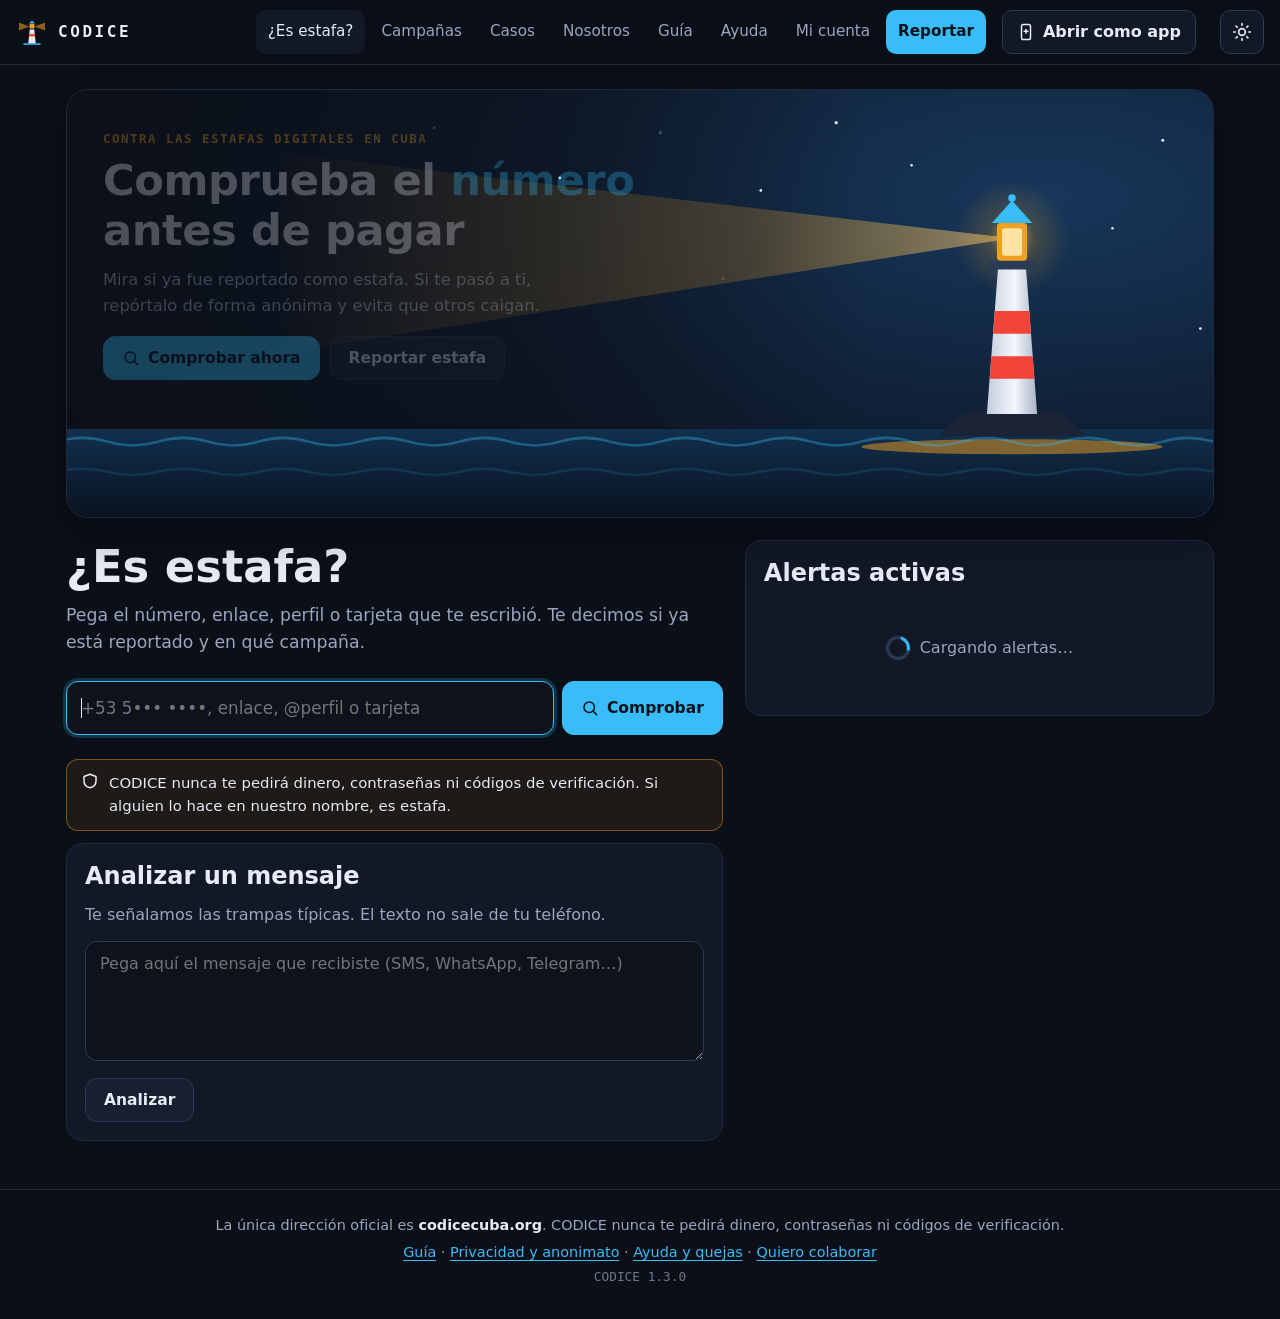
<file: index.html>
<!doctype html>
<html lang="es">
<head>
<meta charset="utf-8">
<meta name="viewport" content="width=device-width, initial-scale=1, viewport-fit=cover">
<meta http-equiv="Content-Security-Policy" content="default-src 'self'; script-src 'self'; style-src 'self'; img-src 'self' data: blob: https://*.ts.net; media-src 'self' blob: https://*.ts.net; connect-src 'self' https://*.ts.net; font-src 'self'; object-src 'none'; base-uri 'none'; form-action 'none'; manifest-src 'self'">
<meta name="referrer" content="no-referrer">
<title>CODICE · ¿Es estafa?</title>
<meta name="description" content="Comprueba si un número, enlace, perfil o tarjeta está reportado como estafa en Cuba. Reporta de forma anónima y ayuda a otros.">
<meta name="theme-color" content="#0B0F17">
<link rel="icon" href="img/favicon.svg" type="image/svg+xml">
<link rel="icon" href="img/favicon-32.png" sizes="32x32" type="image/png">
<link rel="icon" href="img/favicon-16.png" sizes="16x16" type="image/png">
<link rel="apple-touch-icon" href="img/apple-touch-icon.png">
<link rel="manifest" href="manifest.webmanifest">
<meta name="mobile-web-app-capable" content="yes">
<meta name="apple-mobile-web-app-capable" content="yes">
<meta name="apple-mobile-web-app-title" content="CODICE">
<meta name="apple-mobile-web-app-status-bar-style" content="black-translucent">
<meta property="og:type" content="website">
<meta property="og:site_name" content="CODICE">
<meta property="og:title" content="CODICE · ¿Es estafa? Compruébalo antes de pagar">
<meta property="og:description" content="Comprueba números, enlaces y tarjetas reportados como estafa en Cuba. Reporta de forma anónima.">
<meta property="og:image" content="https://codicecuba.org/img/og.png">
<meta property="og:url" content="https://codicecuba.org/">
<meta name="twitter:card" content="summary_large_image">
<link rel="stylesheet" href="css/codice.css?v=2026-11-28.1">
<script src="js/tema.js?v=2026-11-28.1"></script>
<script src="config.js?v=2026-11-28.1"></script>
<script type="module" src="js/app.js?v=2026-11-28.1"></script>
</head>
<body>
<a class="saltar" href="#principal">Saltar al contenido</a>
<div id="franja" hidden></div>
<header class="cabecera">
  <a class="marca" href="#/" aria-label="CODICE, inicio">
    <img src="img/logo.svg" alt="" width="32" height="32"><span>CODICE</span>
  </a>
  <nav id="menu" class="menu" aria-label="Principal"></nav>
  <button id="boton-app" class="boton-app" type="button" hidden aria-label="Abrir CODICE como app" title="Abrir CODICE como app"><svg class="icono" width="18" height="18" viewBox="0 0 24 24" fill="none" stroke="currentColor" stroke-width="2" stroke-linecap="round" stroke-linejoin="round" aria-hidden="true"><rect x="6" y="2" width="12" height="20" rx="2.5"/><path d="M12 8.5v5"/><path d="M9.5 11h5"/></svg><span class="texto-app">Abrir como app</span></button>
  <button id="boton-tema" class="boton-tema" type="button" aria-label="Cambiar a modo claro" title="Cambiar a modo claro">
    <svg class="ir-claro" width="20" height="20" viewBox="0 0 24 24" fill="none" stroke="currentColor" stroke-width="2" stroke-linecap="round" stroke-linejoin="round" aria-hidden="true"><circle cx="12" cy="12" r="4"/><path d="M12 2v2M12 20v2M4.9 4.9l1.4 1.4M17.7 17.7l1.4 1.4M2 12h2M20 12h2M4.9 19.1l1.4-1.4M17.7 6.3l1.4-1.4"/></svg>
    <svg class="ir-oscuro" width="20" height="20" viewBox="0 0 24 24" fill="none" stroke="currentColor" stroke-width="2" stroke-linecap="round" stroke-linejoin="round" aria-hidden="true"><path d="M21 12.8A9 9 0 1 1 11.2 3a7 7 0 0 0 9.8 9.8z"/></svg>
  </button>
  <button id="boton-menu" class="boton-menu" aria-label="Abrir menú" aria-expanded="false" aria-controls="menu">
    <svg width="22" height="22" viewBox="0 0 24 24" fill="none" stroke="currentColor" stroke-width="2" stroke-linecap="round" aria-hidden="true"><path d="M4 7h16M4 12h16M4 17h16"/></svg>
  </button>
</header>
<main id="principal" tabindex="-1"><noscript><p class="aviso">CODICE necesita JavaScript para funcionar.</p></noscript></main>
<footer class="pie">
  <p class="pie-oficial">La única dirección oficial es <strong>codicecuba.org</strong>. CODICE nunca te pedirá dinero, contraseñas ni códigos de verificación.</p>
  <p class="pie-enlaces"><a href="#/guia">Guía</a> · <a href="#/privacidad">Privacidad y anonimato</a> · <a href="#/ayuda">Ayuda y quejas</a> · <a href="#/colaborar">Quiero colaborar</a></p>
  <p class="pie-version">CODICE <span id="version">1.0.0</span></p>
</footer>
<div id="avisos-flotantes" class="toasts" aria-live="polite"></div>
<script src="js/abrir-app.js?v=2026-11-28.1"></script>
</body>
</html>
</file>
<file: css/codice.css>
/* CODICE · estilos. Oscuro y claro, que se lea bien y se adapte a cualquier pantalla */
/* modo oscuro (el de por defecto). Todos los colores salen de aqui, el claro solo cambia estas variables y ya */
:root {
  --fondo: #0B0F17; --capa: #121826; --capa2: #172033; --entrada: #0D121C; --borde: #1F2A3D; --borde2: #2B3A55;
  --texto: #E6EBF5; --suave: #9AA6BF; --tenue: #6B7790; --primario: #38BDF8; --primario2: #7DD3FC; --faro: #F0A020;
  --rojo: #F04438; --ambar: #F0A020; --verde: #3FB950; --azul: #38BDF8; --violeta: #A78BFA; --amarillo: #FDE68A;
  --rojo-texto: var(--rojo-texto); --ambar-texto: var(--ambar-texto); --verde-texto: var(--verde-texto); --atencion-texto: var(--atencion-texto);
  --sobre-primario: #04121C; --sobre-verde: #031105; --cabecera: rgba(11, 15, 23, .92); --velo: rgba(3, 6, 12, .72);
  --marco-movil: #1C2333; --grafo-texto: #C9D2E3; --grafo-neutro: #3B4A66; --grafo-vacio: #172033;
  --m-caso: #8B93FF; --m-expediente: #E2E8F0; --m-telefono: #F59E0B; --m-perfil: #34D399; --m-web: #2DD4BF; --m-correo: #FDE68A;
  --m-pago: #F87171; --m-ip: #38BDF8; --m-hash: #F472B6; --m-billetera: #FB923C; --m-app: #C4B5FD; --m-marca: #94A3B8; --m-letra: #0B0F17;
  --radio: 12px; --sombra: 0 10px 30px rgba(0, 0, 0, .35);
  --letra: system-ui, -apple-system, "Segoe UI", Roboto, "Noto Sans", Ubuntu, sans-serif;
  --mono: ui-monospace, "SFMono-Regular", "DejaVu Sans Mono", Menlo, Consolas, monospace;
  color-scheme: dark;
}
/* modo claro: los mismos tonos del oscuro pero un poco mas fuertes pa' que se lean bien sobre blanco */
:root[data-tema="claro"] {
  --fondo: #F3F6FA; --capa: #FFFFFF; --capa2: #EBF0F7; --entrada: #FFFFFF; --borde: #DCE3EE; --borde2: #C3CDDD;
  --texto: #0F1A2E; --suave: #4A5872; --tenue: #637089; --primario: #0369A1; --primario2: #075985; --faro: #C2700A;
  --rojo: #D92D20; --ambar: #DC8A04; --verde: #1F883D; --azul: #0284C7; --violeta: #7C3AED; --amarillo: #CA8A04;
  --rojo-texto: #B42318; --ambar-texto: #93470D; --verde-texto: #067647; --atencion-texto: #7A3E0E;
  --sobre-primario: #FFFFFF; --sobre-verde: #FFFFFF; --cabecera: rgba(243, 246, 250, .92); --velo: rgba(15, 26, 46, .45);
  --marco-movil: #C3CDDD; --grafo-texto: #24324D; --grafo-neutro: #A9B5C8; --grafo-vacio: #FFFFFF;
  --m-caso: #4F46E5; --m-expediente: #1E293B; --m-telefono: #C2410C; --m-perfil: #047857; --m-web: #0F766E; --m-correo: #A16207;
  --m-pago: #B91C1C; --m-ip: #0369A1; --m-hash: #BE185D; --m-billetera: #C2410C; --m-app: #6D28D9; --m-marca: #475569; --m-letra: #FFFFFF;
  --sombra: 0 10px 30px rgba(15, 26, 46, .12);
  color-scheme: light;
}
* { box-sizing: border-box; }
html { -webkit-text-size-adjust: 100%; }
body { margin: 0; background: var(--fondo); color: var(--texto); font: 16px/1.55 var(--letra); min-height: 100vh; transition: background-color .2s, color .2s;
  display: flex; flex-direction: column; padding-bottom: env(safe-area-inset-bottom); }
a { color: var(--primario); text-underline-offset: 3px; }
a:hover { color: var(--primario2); }
img, video, svg { max-width: 100%; }
h1, h2, h3 { line-height: 1.2; margin: 0 0 .5em; }
h1 { font-size: clamp(1.6rem, 4vw, 2.2rem); }
h2 { font-size: clamp(1.25rem, 3vw, 1.5rem); }
h3 { font-size: 1.08rem; }
p { margin: 0 0 .8em; }
code, .mono { font-family: var(--mono); }
:focus-visible { outline: 3px solid var(--primario); outline-offset: 2px; border-radius: 6px; }
.saltar { position: absolute; left: -999px; top: 8px; background: var(--primario); color: var(--sobre-primario); padding: 8px 12px; border-radius: 8px; z-index: 50; }
.saltar:focus { left: 8px; }
[hidden] { display: none !important; }
.oculto-visual { position: absolute !important; width: 1px; height: 1px; overflow: hidden; clip: rect(0 0 0 0); white-space: nowrap; }

/* cabecera y menu */
.cabecera { position: sticky; top: 0; z-index: 20; display: flex; align-items: center; gap: 16px; padding: calc(10px + env(safe-area-inset-top)) max(16px, env(safe-area-inset-right)) 10px max(16px, env(safe-area-inset-left));
  background: var(--cabecera); backdrop-filter: blur(8px); border-bottom: 1px solid var(--borde); }
.marca { display: flex; align-items: center; gap: 10px; color: var(--texto); text-decoration: none; font-weight: 700; letter-spacing: .16em; font-family: var(--mono); }
.marca img { border-radius: 8px; }
.menu { display: flex; gap: 4px; margin-left: auto; flex-wrap: wrap; }
.menu a { color: var(--suave); text-decoration: none; padding: 10px 12px; border-radius: 10px; font-size: .95rem; min-height: 44px; display: flex; align-items: center; }
.menu a:hover, .menu a[aria-current="page"] { color: var(--texto); background: var(--capa); }
.menu a.destacado { background: var(--primario); color: var(--sobre-primario); font-weight: 600; }
.boton-tema { margin-left: 4px; width: 44px; height: 44px; flex: none; border-radius: 10px; border: 1px solid var(--borde2); background: var(--capa); color: var(--texto); display: flex; align-items: center; justify-content: center; cursor: pointer; }
.boton-tema:hover { border-color: var(--primario); }
.boton-tema .ir-oscuro { display: none; } :root[data-tema="claro"] .boton-tema .ir-oscuro { display: block; } :root[data-tema="claro"] .boton-tema .ir-claro { display: none; }
.boton-menu { display: none; margin-left: auto; width: 44px; height: 44px; border-radius: 10px; border: 1px solid var(--borde2); background: var(--capa); color: var(--texto); align-items: center; justify-content: center; cursor: pointer; }
@media (max-width: 860px) {
  .boton-menu { display: flex; }
  .boton-tema { margin-left: auto; } .boton-tema + .boton-menu { margin-left: 8px; }
  .menu { position: fixed; inset: calc(61px + env(safe-area-inset-top)) 0 auto 0; flex-direction: column; background: var(--fondo); border-bottom: 1px solid var(--borde); padding: 8px 12px calc(16px + env(safe-area-inset-bottom)); display: none; box-shadow: var(--sombra); max-height: calc(100dvh - 61px - env(safe-area-inset-top)); overflow: auto; }
  .menu.abierto { display: flex; }
  .menu a { font-size: 1.05rem; }
}
#franja { background: var(--rojo); color: #fff; padding: 10px 16px; font-weight: 600; text-align: center; }
#franja a { color: #fff; }
/* cuando la franja roja está arriba del todo, que deje hueco para la cámara/isla, y entonces la cabecera ya no lo repite */
#franja:not([hidden]) { padding-top: calc(10px + env(safe-area-inset-top)); }
#franja:not([hidden]) + .cabecera { padding-top: 10px; }

main { flex: 1; width: 100%; max-width: 1180px; margin: 0 auto; padding: 24px max(16px, env(safe-area-inset-left)) 48px; }
main:focus { outline: none; }
.pie { border-top: 1px solid var(--borde); color: var(--suave); padding: 20px 16px 28px; text-align: center; font-size: .9rem; }
.pie p { margin: 4px 0; }
.pie-oficial strong { color: var(--texto); }
.pie-version { color: var(--tenue); font-family: var(--mono); font-size: .8rem; }

/* bloques */
.tarjeta { background: var(--capa); border: 1px solid var(--borde); border-radius: 16px; padding: 18px; }
.tarjeta + .tarjeta { margin-top: 14px; }
.rejilla { display: grid; gap: 14px; grid-template-columns: repeat(auto-fill, minmax(min(260px, 100%), 1fr)); }
.rejilla > *, .avisos > *, .galeria > *, .opciones > * { min-width: 0; }
.fila { display: flex; gap: 10px; align-items: center; flex-wrap: wrap; }
.fila.fin { justify-content: flex-end; }
.pila { display: flex; flex-direction: column; gap: 12px; }
.separador { height: 1px; background: var(--borde); margin: 16px 0; border: 0; }
.suave { color: var(--suave); }
.tenue { color: var(--tenue); font-size: .9rem; }
.pequeno { font-size: .86rem; }
.grande { font-size: 1.15rem; }
.centro { text-align: center; }
.cabecera-pagina { display: flex; gap: 12px; align-items: flex-end; justify-content: space-between; flex-wrap: wrap; margin-bottom: 18px; }
.cabecera-pagina p { margin: 0; color: var(--suave); }
.volver { display: inline-flex; gap: 6px; align-items: center; margin-bottom: 12px; text-decoration: none; color: var(--suave); }

/* botones y formularios */
.boton, button.boton { display: inline-flex; align-items: center; justify-content: center; gap: 8px; min-height: 44px; padding: 0 18px; border-radius: 12px;
  border: 1px solid var(--borde2); background: var(--capa2); color: var(--texto); font: 600 .97rem var(--letra); cursor: pointer; text-decoration: none; white-space: nowrap; }
.boton:hover { border-color: var(--primario); color: var(--texto); }
.boton.primario { background: var(--primario); border-color: var(--primario); color: var(--sobre-primario); }
.boton.primario:hover { background: var(--primario2); }
.boton.peligro { background: transparent; border-color: rgba(240, 68, 56, .6); color: var(--rojo-texto); }
.boton.peligro:hover { background: rgba(240, 68, 56, .12); }
.boton.exito { background: var(--verde); border-color: var(--verde); color: var(--sobre-verde); }
.boton.fantasma { background: transparent; border-color: transparent; color: var(--suave); }
.boton.fantasma:hover { color: var(--texto); background: var(--capa2); }
.boton.chico { min-height: 36px; padding: 0 12px; font-size: .88rem; border-radius: 10px; }
.boton[disabled], .boton[aria-busy="true"] { opacity: .55; cursor: not-allowed; }
.boton.ancho { width: 100%; }
/* en pantallas chiquitas los botones con texto largo bajan de linea, si no se salen */
.boton, button.boton { max-width: 100%; white-space: normal; text-align: center; padding-top: 6px; padding-bottom: 6px; }
/* codigos, enlaces y datos largos se cortan dentro de su caja, que no me la estiren */
main a, main .indicador, main code, .elemento .crece { overflow-wrap: break-word; }
/* filas compactas (historial, ficha, alertas): que nada se parta letra a letra; se apilan si no caben */
.elemento.pequeno { flex-wrap: wrap; align-items: baseline; row-gap: 2px; }
.elemento.pequeno .crece { min-width: min-content; overflow-wrap: break-word; }
.tabla .indicador, .tabla code { white-space: nowrap; overflow-wrap: normal; } /* en las tablas el dato va completo, la tabla se desliza y ya */
label { display: block; font-weight: 600; margin-bottom: 6px; font-size: .95rem; }
.campo { margin-bottom: 14px; }
.campo .ayuda { color: var(--suave); font-size: .86rem; margin-top: 4px; }
.campo .error { color: var(--rojo-texto); font-size: .88rem; margin-top: 4px; }
input[type=text], input[type=search], input[type=password], input[type=date], input[type=url], input[type=number], select, textarea {
  width: 100%; min-height: 48px; padding: 10px 14px; border-radius: 12px; border: 1px solid var(--borde2); background: var(--entrada); color: var(--texto); font: 1rem var(--letra); }
/* las casillas de fecha: el iPhone las pinta mas anchas q su caja, con esto ocupan su sitio justo */
input[type=date] { display: block; min-width: 0; max-width: 100%; -webkit-appearance: none; appearance: none; text-align: left; }
input[type=date]::-webkit-date-and-time-value { text-align: left; }
.filtros { display: grid; gap: 0 12px; grid-template-columns: repeat(auto-fill, minmax(140px, 200px)); }
.filtros > * { min-width: 0; }
/* banner de la portada (el faro animado de fondo) */
.banner { position: relative; overflow: hidden; margin-bottom: 22px; padding: 34px 36px 104px; min-height: 320px; border-radius: 22px; color: #E6EBF5;
  border: 1px solid #1F2A3D; background: radial-gradient(110% 130% at 85% 25%, #17375A 0%, #0F1E33 45%, #0B0F17 100%); box-shadow: 0 18px 40px rgba(3, 6, 12, .3); }
.banner-faro { position: absolute; inset: 0; z-index: 0; pointer-events: none; }
.banner-faro img { width: 100%; height: 100%; object-fit: cover; object-position: right bottom; display: block; }
.banner::before { content: ""; position: absolute; inset: 0; z-index: 0; pointer-events: none;
  background: linear-gradient(90deg, rgba(11, 15, 23, .82) 0%, rgba(11, 15, 23, .55) 42%, rgba(11, 15, 23, 0) 70%); }
.banner-texto { position: relative; z-index: 1; max-width: 560px; animation: banner-entra .7s ease-out both; }
@keyframes banner-entra { from { opacity: 0; transform: translateY(10px); } to { opacity: 1; transform: none; } }
.banner-antetitulo { margin: 0 0 10px; color: #F0A020; font: 600 .78rem var(--mono); letter-spacing: .12em; text-transform: uppercase; }
.banner-titulo { margin: 0 0 12px; font-size: clamp(1.75rem, 4.2vw, 2.7rem); font-weight: 800; line-height: 1.15; letter-spacing: -.01em; }
.banner-rotor { display: inline-block; height: 1.15em; overflow: hidden; vertical-align: bottom; }
.banner-palabras { display: flex; flex-direction: column; color: #38BDF8; animation: banner-palabras 8s cubic-bezier(.7, 0, .3, 1) infinite; }
.banner-palabras span { display: block; height: 1.15em; }
@keyframes banner-palabras { 0%, 20% { transform: translateY(0); } 25%, 45% { transform: translateY(-1.15em); } 50%, 70% { transform: translateY(-2.3em); } 75%, 95% { transform: translateY(-3.45em); } 100% { transform: translateY(-4.6em); } }
.banner-lema { color: #B4BED1; max-width: 46ch; margin: 0 0 18px; font-size: 1.02rem; }
.banner-botones { display: flex; gap: 10px; flex-wrap: wrap; }
.banner .boton.primario { background: #38BDF8; border-color: #38BDF8; color: #04121C; }
.banner .boton.primario:hover { background: #7DD3FC; }
.banner-secundario { background: rgba(255, 255, 255, .07); border-color: #2B3A55; color: #E6EBF5; backdrop-filter: blur(4px); }
.banner-secundario:hover { color: #fff; border-color: #38BDF8; }
.banner-cifras { display: flex; gap: 6px 18px; flex-wrap: wrap; margin-top: 20px; color: #9AA6BF; font-size: .9rem; min-height: 1.4em; }
.banner-cifras b { color: #E6EBF5; font-family: var(--mono); font-size: 1.05rem; }
@media (max-width: 760px) {
  .banner { padding: 22px 18px 132px; min-height: 0; }
  .banner::before { display: none; }
  .banner-faro { top: auto; height: 170px; }
  .banner-faro img { object-position: 82% bottom; }
  .banner-antetitulo { font-size: .68rem; letter-spacing: .1em; }
  .banner-lema { font-size: .95rem; }
  .banner-botones .boton { flex: 1 1 140px; padding: 0 12px; }
  .banner-cifras { font-size: .82rem; gap: 4px 12px; }
}
@media (prefers-reduced-motion: reduce) { .banner-palabras, .banner-texto { animation: none; } }

/* los recortes de ejemplo de la guia */
.recortes { display: flex; flex-wrap: wrap; gap: 12px; margin-top: 12px; }
.recorte { display: block; width: 100%; max-width: 340px; height: auto; border-radius: 12px; }
.fila-indicador { display: grid; gap: 10px 14px; grid-template-columns: minmax(0, 1fr) minmax(0, 2fr); }
@media (max-width: 520px) { .fila-indicador { grid-template-columns: minmax(0, 1fr); } }
@media (max-width: 520px) { .filtros { grid-template-columns: minmax(0, 1fr) minmax(0, 1fr); } .filtros > :last-child:nth-child(odd) { grid-column: 1 / -1; } }
textarea { min-height: 120px; resize: vertical; line-height: 1.5; }
input:focus, select:focus, textarea:focus { border-color: var(--primario); outline: none; box-shadow: 0 0 0 3px rgba(56, 189, 248, .2); }
input[aria-invalid="true"], select[aria-invalid="true"], textarea[aria-invalid="true"] { border-color: var(--rojo); }
.casilla { display: flex; gap: 10px; align-items: flex-start; font-weight: 400; cursor: pointer; }
.casilla input { width: 22px; height: 22px; margin-top: 2px; flex: none; accent-color: var(--primario); }
.opciones { display: grid; gap: 8px; grid-template-columns: repeat(auto-fill, minmax(150px, 1fr)); }
.opcion { position: relative; }
.opcion input { position: absolute; opacity: 0; }
.opcion span { display: flex; align-items: center; min-height: 48px; padding: 8px 12px; border-radius: 12px; border: 1px solid var(--borde2); background: var(--entrada); cursor: pointer; font-weight: 500; }
.opcion input:checked + span { border-color: var(--primario); background: rgba(56, 189, 248, .12); }
.opcion input:focus-visible + span { outline: 3px solid var(--primario); }
.trampa { position: absolute; left: -5000px; width: 1px; height: 1px; overflow: hidden; }
.buscador { display: flex; gap: 8px; }
.buscador input { flex: 1; min-width: 0; font-size: 1.05rem; min-height: 54px; }
.buscador .boton { min-height: 54px; }
@media (max-width: 520px) { .buscador { flex-direction: column; } }

/* insignias y niveles */
.insignia { display: inline-flex; align-items: center; gap: 6px; padding: 3px 10px; border-radius: 999px; font-size: .8rem; font-weight: 600; border: 1px solid var(--borde2); color: var(--suave); white-space: nowrap; }
.insignia.rojo, .nivel-fuerte, .riesgo-alto, .ver-confirmada { color: var(--rojo-texto); border-color: rgba(240, 68, 56, .5); background: rgba(240, 68, 56, .1); }
.insignia.ambar, .nivel-intermedia, .riesgo-medio, .ver-investigacion { color: var(--ambar-texto); border-color: rgba(240, 160, 32, .5); background: rgba(240, 160, 32, .1); }
.insignia.verde, .nivel-debil, .ver-resuelta, .estado-aprobado { color: var(--verde-texto); border-color: rgba(63, 185, 80, .5); background: rgba(63, 185, 80, .1); }
.insignia.azul, .estado-pendiente { color: var(--primario2); border-color: rgba(56, 189, 248, .5); background: rgba(56, 189, 248, .08); }
.estado-cambios { color: var(--ambar-texto); border-color: rgba(240, 160, 32, .5); }
.estado-rechazado, .estado-retirado, .estado-duplicado, .ver-descartada, .riesgo-sin_datos { color: var(--suave); }
.punto { width: 10px; height: 10px; border-radius: 50%; display: inline-block; background: var(--tenue); }
.punto.verde { background: var(--verde); } .punto.ambar { background: var(--ambar); } .punto.rojo { background: var(--rojo); }

/* portada */
.portada { display: grid; gap: 22px; grid-template-columns: minmax(0, 1.4fr) minmax(0, 1fr); align-items: start; }
@media (max-width: 900px) { .portada { grid-template-columns: minmax(0, 1fr); } }
.portada > * { min-width: 0; }
.heroe h1 { font-size: clamp(2rem, 6vw, 2.8rem); margin-bottom: 8px; }
.heroe p.lema { color: var(--suave); font-size: 1.08rem; }
.aviso-seguro svg, .elemento svg { flex: none; }
.aviso-seguro { display: flex; gap: 10px; align-items: flex-start; border: 1px solid rgba(240, 160, 32, .45); background: rgba(240, 160, 32, .08); border-radius: 12px; padding: 12px 14px; color: var(--atencion-texto); font-size: .93rem; }
.resultado { border-radius: 14px; padding: 16px; border: 1px solid var(--borde2); background: var(--capa2); margin-top: 14px; }
.resultado.riesgo-alto { border-color: rgba(240, 68, 56, .6); background: rgba(240, 68, 56, .08); }
.resultado.riesgo-medio { border-color: rgba(240, 160, 32, .6); background: rgba(240, 160, 32, .07); }
.resultado.riesgo-sin_datos { border-color: rgba(63, 185, 80, .45); }
.resultado h3 { display: flex; gap: 10px; align-items: center; }
.cifras { display: grid; grid-template-columns: repeat(3, minmax(0, 1fr)); gap: 10px; }
@media (max-width: 360px) { .cifra { padding: 12px 6px; } .cifra b { font-size: 1.35rem; } }
.cifra { background: var(--capa); border: 1px solid var(--borde); border-radius: 14px; padding: 14px; text-align: center; }
.cifra b { display: block; font-size: 1.6rem; font-family: var(--mono); }
.cifra span { color: var(--suave); font-size: .85rem; }
.senal { display: flex; gap: 10px; padding: 10px 12px; border-radius: 10px; background: var(--capa2); border-left: 4px solid var(--ambar); margin-top: 8px; }
.senal.alta { border-left-color: var(--rojo); }
.lista-limpia { list-style: none; padding: 0; margin: 0; }
.lista-limpia > li + li { border-top: 1px solid var(--borde); }
.elemento { display: flex; gap: 12px; align-items: center; padding: 12px 4px; color: var(--texto); text-decoration: none; }
a.elemento:hover { background: var(--capa2); border-radius: 10px; }
.elemento .crece { flex: 1; min-width: 0; }
.elemento .titulo { font-weight: 600; display: block; overflow: hidden; text-overflow: ellipsis; }
.elemento .meta { color: var(--suave); font-size: .86rem; }
@media (max-width: 600px) {
  .elemento { flex-wrap: wrap; align-items: flex-start; }
  .elemento .crece { flex-basis: calc(100% - 40px); }
  .elemento > input ~ .insignia { margin-left: 34px; }
  .elemento .meta:last-child { display: -webkit-box !important; -webkit-line-clamp: 2; -webkit-box-orient: vertical; overflow: hidden; }
  .elemento .meta.completa:last-child { display: block !important; -webkit-line-clamp: unset; overflow: visible; }
}

/* avisos de CODICE */
.avisos { display: grid; gap: 14px; grid-template-columns: repeat(auto-fill, minmax(min(280px, 100%), 1fr)); margin-bottom: 24px; }
.aviso-noticia { border-radius: 16px; overflow: hidden; background: var(--capa); border: 1px solid var(--borde); display: flex; flex-direction: column; }
.aviso-noticia.alerta { border-color: rgba(240, 68, 56, .6); }
.aviso-noticia.actualizacion { border-color: rgba(56, 189, 248, .45); }
.aviso-noticia .media { background: #000; position: relative; }
.aviso-noticia .media img, .aviso-noticia .media video { width: 100%; display: block; max-height: 320px; object-fit: contain; }
.aviso-noticia .cuerpo { padding: 14px 16px 16px; }
.aviso-noticia .etiqueta { font-size: .78rem; font-weight: 700; text-transform: uppercase; letter-spacing: .06em; }
.aviso-noticia.alerta .etiqueta { color: var(--rojo-texto); } .aviso-noticia.actualizacion .etiqueta { color: var(--primario2); }
.reproducir { position: absolute; inset: 0; margin: auto; width: 64px; height: 64px; border-radius: 50%; border: 0; background: rgba(0, 0, 0, .65); color: #fff; font-size: 26px; cursor: pointer; }

/* pasos del formulario */
.pasos { display: flex; gap: 6px; margin-bottom: 18px; }
.pasos li { flex: 1; list-style: none; height: 6px; border-radius: 6px; background: var(--borde2); }
.pasos li.hecho { background: var(--primario); }
.pasos-texto { color: var(--suave); font-size: .9rem; margin-bottom: 6px; }
.archivos { display: grid; gap: 8px; }
.archivo { display: flex; gap: 10px; align-items: center; background: var(--capa2); border-radius: 10px; padding: 8px 10px; }
.archivo img { width: 44px; height: 44px; object-fit: cover; border-radius: 8px; }
.archivo .crece { flex: 1; min-width: 0; overflow: hidden; text-overflow: ellipsis; white-space: nowrap; }
.zona-subida { border: 2px dashed var(--borde2); border-radius: 14px; padding: 22px; text-align: center; color: var(--suave); cursor: pointer; }
.zona-subida.encima { border-color: var(--primario); background: rgba(56, 189, 248, .06); }
.progreso { height: 8px; background: var(--borde2); border-radius: 8px; overflow: hidden; }
.progreso div { height: 100%; width: 0; background: var(--primario); transition: width .2s; }
.codigo-privado { font-family: var(--mono); font-size: clamp(1.1rem, 4vw, 1.5rem); letter-spacing: .06em; background: var(--entrada); border: 1px dashed var(--faro); border-radius: 12px; padding: 14px; text-align: center; user-select: all; word-break: break-all; }
.captcha { display: flex; gap: 10px; align-items: center; flex-wrap: wrap; }
.captcha img { border-radius: 10px; border: 1px solid var(--borde2); height: 72px; }

/* tablas y pestañas */
.tabla { width: 100%; border-collapse: collapse; font-size: .93rem; }
.tabla th, .tabla td { text-align: left; padding: 10px 8px; border-bottom: 1px solid var(--borde); vertical-align: top; }
.tabla th { color: var(--suave); font-weight: 600; font-size: .84rem; }
.desplazable { overflow-x: auto; }
.pestanas { display: flex; gap: 4px; border-bottom: 1px solid var(--borde); margin-bottom: 16px; overflow-x: auto; scrollbar-width: thin; }
.pestanas button { background: none; border: 0; color: var(--suave); padding: 12px 14px; font: 600 .95rem var(--letra); cursor: pointer; border-bottom: 3px solid transparent; white-space: nowrap; min-height: 44px; }
.pestanas button[aria-selected="true"] { color: var(--texto); border-bottom-color: var(--primario); }

/* mensajes y dialogos */
.toasts { position: fixed; bottom: 16px; left: 50%; transform: translateX(-50%); display: flex; flex-direction: column; gap: 8px; z-index: 60; width: min(560px, calc(100vw - 24px)); }
.toast { background: var(--capa2); border: 1px solid var(--borde2); border-radius: 12px; padding: 12px 14px; box-shadow: var(--sombra); display: flex; gap: 10px; align-items: center; }
.toast.error { border-color: rgba(240, 68, 56, .7); } .toast.ok { border-color: rgba(63, 185, 80, .7); }
.toast .crece { flex: 1; }
.velo { position: fixed; inset: 0; background: var(--velo); z-index: 40; display: flex; align-items: center; justify-content: center; padding: 16px; }
.dialogo { background: var(--capa); border: 1px solid var(--borde2); border-radius: 18px; width: min(560px, 100%); max-height: calc(100vh - 32px); overflow: auto; padding: 20px; box-shadow: var(--sombra); }
.dialogo.ancho { width: min(980px, 100%); }
.aviso { border-radius: 12px; padding: 12px 14px; background: var(--capa2); border: 1px solid var(--borde2); }
.aviso.error { border-color: rgba(240, 68, 56, .6); color: var(--rojo-texto); }
.aviso.ok { border-color: rgba(63, 185, 80, .6); }
.aviso.atencion { border-color: rgba(240, 160, 32, .6); color: var(--atencion-texto); }
.vacio { text-align: center; color: var(--suave); padding: 36px 12px; }
.cargando { display: flex; gap: 10px; align-items: center; justify-content: center; color: var(--suave); padding: 36px; }
.cargando::before { content: ""; width: 18px; height: 18px; border-radius: 50%; border: 3px solid var(--borde2); border-top-color: var(--primario); animation: giro .8s linear infinite; }
@keyframes giro { to { transform: rotate(360deg); } }

/* fichas y pruebas */
.ficha-meta { display: flex; flex-wrap: wrap; gap: 8px 18px; color: var(--suave); font-size: .92rem; margin-bottom: 12px; }
.galeria { display: grid; gap: 10px; grid-template-columns: repeat(auto-fill, minmax(min(180px, 100%), 1fr)); }
.galeria a, .galeria figure { display: block; border-radius: 12px; overflow: hidden; border: 1px solid var(--borde); background: #000; margin: 0; }
.galeria img { width: 100%; height: 180px; object-fit: cover; display: block; }
.indicador { font-family: var(--mono); background: var(--entrada); border: 1px solid var(--borde2); border-radius: 8px; padding: 2px 8px; font-size: .9rem; }
.linea-tiempo { display: flex; align-items: flex-end; gap: 4px; height: 120px; padding-top: 8px; }
.linea-tiempo { justify-content: center; }
.linea-tiempo .barra { flex: 1; max-width: 56px; background: var(--primario); border-radius: 6px 6px 0 0; min-height: 4px; position: relative; }
.linea-tiempo.con-valores { padding-top: 22px; }
.linea-tiempo .barra .valor { position: absolute; top: -20px; left: 50%; transform: translateX(-50%); font: 600 .75rem var(--mono); color: var(--texto); }
.linea-tiempo .barra span { position: absolute; bottom: -22px; left: 50%; transform: translateX(-50%); font-size: .7rem; color: var(--tenue); white-space: nowrap; }
.grafo { width: 100%; height: 420px; background: var(--entrada); border: 1px solid var(--borde); border-radius: 14px; display: block; touch-action: none; cursor: grab; }
.grafo.alto { height: min(70vh, 640px); }
.leyenda { display: flex; flex-wrap: wrap; gap: 12px; color: var(--suave); font-size: .85rem; margin-top: 8px; }
.leyenda i { display: inline-block; width: 22px; height: 4px; border-radius: 4px; vertical-align: middle; margin-right: 6px; }

/* panel de admin */
.panel { display: grid; grid-template-columns: 240px minmax(0, 1fr); gap: 22px; align-items: start; }
.panel > * { min-width: 0; } /* q una tabla o una fila de pestañas ancha no me estire la pagina: que se deslice dentro de su caja */
.panel-lateral { position: sticky; top: 76px; display: flex; flex-direction: column; gap: 2px; }
.panel-lateral a { display: flex; align-items: center; justify-content: space-between; gap: 8px; color: var(--suave); text-decoration: none; padding: 10px 12px; border-radius: 10px; min-height: 44px; }
.panel-lateral a:hover, .panel-lateral a[aria-current="page"] { background: var(--capa); color: var(--texto); }
.panel-lateral .grupo { color: var(--tenue); font-size: .76rem; text-transform: uppercase; letter-spacing: .08em; margin: 14px 12px 4px; }
.contador { background: var(--primario); color: var(--sobre-primario); border-radius: 999px; font-size: .75rem; font-weight: 700; padding: 1px 8px; }
.contador.rojo { background: var(--rojo); color: #fff; }
.panel-barra { display: flex; gap: 10px; align-items: center; margin-bottom: 16px; flex-wrap: wrap; }
.panel-barra .buscar-global { flex: 1; min-width: 200px; position: relative; }
.resultados-globales { position: absolute; top: 52px; left: 0; right: 0; background: var(--capa); border: 1px solid var(--borde2); border-radius: 12px; z-index: 30; box-shadow: var(--sombra); max-height: 60vh; overflow: auto; }
.dividido { display: grid; grid-template-columns: minmax(280px, 380px) minmax(0, 1fr); gap: 16px; align-items: start; }
.columna { max-width: 820px; margin-inline: auto; } /* paginas de leer y formularios: centradas */
.dividido > * { min-width: 0; }
.volver-lista { display: none; }
@media (max-width: 1200px) { /* movil y portatil chiquito: con algo abierto solo se ve el detalle, a todo lo ancho */
  .dividido.con-detalle > :first-child { display: none; }
  .volver-lista { display: inline-flex; margin-bottom: 12px; }
}
.dividido .lista { max-height: calc(100vh - 170px); overflow: auto; position: sticky; top: 76px; }
.tarea { display: flex; gap: 12px; align-items: center; padding: 14px; border-radius: 12px; background: var(--capa2); border-left: 4px solid var(--primario); text-decoration: none; color: var(--texto); }
.tarea.urgente { border-left-color: var(--rojo); } .tarea.aviso { border-left-color: var(--ambar); } .tarea.info { border-left-color: var(--tenue); }
.seleccionado { outline: 2px solid var(--primario); background: rgba(56, 189, 248, .06); border-radius: 10px; }
.acciones-fijas { position: sticky; bottom: 0; z-index: 5; display: flex; gap: 8px; flex-wrap: wrap; align-items: center;
  margin: 16px -18px -18px; padding: 12px 18px; background: var(--capa); border-top: 1px solid var(--borde); border-radius: 0 0 16px 16px;
  box-shadow: 0 -10px 24px rgba(0, 0, 0, .18); } /* barra solida pa' que no se vea el texto por debajo */
@media (max-width: 600px) { .acciones-fijas { position: static; box-shadow: none; } } /* en el movil no flota encima del contenido */
.deshacer { position: fixed; bottom: 16px; right: 16px; z-index: 61; }
.editor-tapado { position: relative; display: inline-block; max-width: 100%; user-select: none; touch-action: none; }
.editor-tapado img { display: block; max-width: 100%; max-height: 70vh; }
.editor-tapado .cuadro { position: absolute; background: #000; border: 2px solid var(--faro); }
.editor-tapado .sugerido { position: absolute; border: 2px dashed var(--faro); background: rgba(240, 160, 32, .18); cursor: pointer; }
.medidor { height: 12px; border-radius: 12px; background: var(--borde2); overflow: hidden; display: flex; }
.medidor div { height: 100%; }
.vista-movil { width: 360px; max-width: 100%; border: 8px solid var(--marco-movil); border-radius: 28px; overflow: hidden; background: var(--fondo); }
.mini { font-size: .8rem; }
@media (max-width: 980px) {
  .panel { grid-template-columns: minmax(0, 1fr); }
  .panel-lateral { position: static; flex-direction: row; overflow-x: auto; gap: 4px; padding-bottom: 6px; border-bottom: 1px solid var(--borde); }
  .panel-lateral .grupo { display: none; }
  .panel-lateral a { white-space: nowrap; }
  .dividido { grid-template-columns: minmax(0, 1fr); }
  .dividido .lista { position: static; max-height: none; }
}
@media (prefers-reduced-motion: reduce) { *, *::before, *::after { animation: none !important; transition: none !important; } }
@media print { .cabecera, .pie, .toasts, .acciones-fijas, .panel-lateral { display: none !important; } body { background: #fff; color: #000; } }
body.modo-panel main { max-width: 1560px; }
body.modo-panel .dividido { grid-template-columns: minmax(300px, 400px) minmax(0, 1fr); }
@media (max-width: 1200px) { body.modo-panel .dividido { grid-template-columns: minmax(0, 1fr); } body.modo-panel .dividido .lista { position: static; max-height: none; } }
.rejilla > .tarjeta + .tarjeta, .pila > .tarjeta + .tarjeta, .portada > .tarjeta + .tarjeta, .avisos > * + * { margin-top: 0; }

/* --- 1.2 · metricas y seguridad ------------------------------------------------------------------ */
.segmentos { display: inline-flex; flex-wrap: wrap; gap: 4px; padding: 4px; border: 1px solid var(--borde); border-radius: 12px; background: var(--capa); max-width: 100%; }
.segmentos button { min-height: 40px; padding: 8px 14px; border: 0; border-radius: 9px; background: transparent; color: var(--suave); font: 600 .92rem var(--letra); cursor: pointer; }
.segmentos button:hover { color: var(--texto); }
.segmentos button[aria-pressed="true"] { background: var(--capa2); color: var(--texto); box-shadow: inset 0 0 0 1px var(--borde2); }
.barra-herramientas { display: flex; flex-wrap: wrap; gap: 10px 16px; align-items: center; justify-content: space-between; margin-bottom: 16px; }
.barra-herramientas > * { min-width: 0; }
.en-vivo { display: inline-flex; align-items: center; gap: 8px; color: var(--suave); font-size: .88rem; }
.en-vivo .punto { background: var(--verde); animation: latido 2s infinite; }
@keyframes latido { 0%, 100% { opacity: 1; } 50% { opacity: .35; } }
.kpis { display: grid; gap: 12px; grid-template-columns: repeat(auto-fit, minmax(min(160px, 100%), 1fr)); margin-bottom: 14px; }
.kpi { background: var(--capa); border: 1px solid var(--borde); border-radius: 14px; padding: 14px 16px; min-width: 0; }
.kpi span { display: block; color: var(--suave); font-size: .85rem; }
.kpi b { display: block; font: 700 1.7rem var(--mono); margin: 2px 0; overflow-wrap: break-word; }
.kpi small { color: var(--tenue); font-size: .8rem; }
.kpi small.sube { color: var(--verde-texto); }
.kpi small.baja { color: var(--rojo-texto); }
.grafico { min-width: 0; }
.grafico-info { min-height: 48px; display: flex; flex-wrap: wrap; gap: 2px 12px; align-items: baseline; margin-bottom: 18px; font-size: .93rem; color: var(--suave); }
.grafico-info strong { color: var(--texto); }
.grafico-info b { font-family: var(--mono); font-size: 1.05rem; color: var(--texto); }
.grafico-zona { position: relative; height: 180px; border-bottom: 1px solid var(--borde2); background-image: linear-gradient(var(--borde) 1px, transparent 1px); background-size: 100% 25%; }
.grafico-zona.bajo { height: 110px; }
.grafico-barras { position: absolute; inset: 0; display: flex; align-items: stretch; gap: 3px; }
.gbarra { flex: 1 1 0; min-width: 0; display: flex; flex-direction: column; justify-content: flex-end; padding: 0; border: 0; background: transparent; cursor: pointer; }
.gbarra i { display: block; width: 100%; background: var(--primario); transition: opacity .15s; }
.gbarra i:first-child { border-radius: 4px 4px 0 0; }
.gbarra.cero i { min-height: 2px; opacity: .35; }
.grafico-barras.con-seleccion .gbarra i { opacity: .4; }
.gbarra:hover i, .gbarra:focus-visible i, .grafico-barras.con-seleccion .gbarra.activa i { opacity: 1; }
.gbarra:focus-visible { outline: 2px solid var(--primario); outline-offset: 2px; border-radius: 4px; }
.grafico-max { position: absolute; top: -18px; right: 0; font: .72rem var(--mono); color: var(--tenue); }
.grafico-eje { display: flex; justify-content: space-between; gap: 6px; margin-top: 6px; color: var(--tenue); font-size: .75rem; white-space: nowrap; overflow: hidden; }
.leyenda { display: flex; flex-wrap: wrap; gap: 6px 14px; color: var(--suave); font-size: .85rem; margin-top: 10px; }
.leyenda span { display: inline-flex; align-items: center; gap: 6px; }
.leyenda i { width: 10px; height: 10px; border-radius: 3px; display: inline-block; }
.barras-h { list-style: none; margin: 0; padding: 0; display: flex; flex-direction: column; gap: 10px; }
.barras-h li { display: grid; grid-template-columns: minmax(0, 1fr) auto; gap: 4px 10px; align-items: center; }
.barras-h .nombre { overflow: hidden; text-overflow: ellipsis; white-space: nowrap; font-size: .93rem; }
.barras-h .num { font: 600 .85rem var(--mono); color: var(--suave); }
.barras-h .pista { grid-column: 1 / -1; height: 8px; border-radius: 8px; background: var(--capa2); overflow: hidden; }
.barras-h .pista i { display: block; height: 100%; border-radius: 8px; background: var(--primario); }
.semaforo { display: grid; grid-template-columns: auto minmax(0, 1fr); gap: 16px 18px; align-items: center; margin-bottom: 14px; }
.semaforo .luz { width: 56px; height: 56px; border-radius: 50%; background: var(--verde); box-shadow: 0 0 0 6px rgba(63, 185, 80, .18); }
.semaforo.ambar .luz { background: var(--ambar); box-shadow: 0 0 0 6px rgba(240, 160, 32, .2); }
.semaforo.rojo .luz { background: var(--rojo); box-shadow: 0 0 0 6px rgba(240, 68, 56, .22); animation: latido 1.6s infinite; }
.semaforo h2 { margin: 0 0 4px; }
.semaforo ul { margin: 0; padding-left: 18px; color: var(--suave); }
.semaforo-datos { grid-column: 1 / -1; display: grid; gap: 10px; grid-template-columns: repeat(auto-fit, minmax(min(140px, 100%), 1fr)); }
.semaforo-datos > div { background: var(--capa2); border-radius: 12px; padding: 10px 12px; min-width: 0; }
.semaforo-datos b { display: block; font: 700 1.15rem var(--mono); overflow-wrap: break-word; }
.semaforo-datos span { color: var(--suave); font-size: .82rem; }
.texto-plano { white-space: pre; overflow: auto; max-height: 60vh; font: .76rem/1.55 var(--mono); background: var(--entrada); border: 1px solid var(--borde); border-radius: 12px; padding: 12px; margin: 0; color: var(--texto); }
.incidente { display: grid; grid-template-columns: auto minmax(0, 1fr); gap: 4px 12px; padding: 12px 4px; align-items: start; }
.incidente .punto { margin-top: 7px; }
.incidente p { margin: 0; overflow-wrap: break-word; }
.incidente .meta { color: var(--suave); font-size: .84rem; overflow-wrap: break-word; }
.formulario-bloqueo { display: grid; gap: 10px 12px; grid-template-columns: minmax(0, 1.4fr) minmax(0, 1fr); }
.formulario-bloqueo > * { min-width: 0; }
.formulario-bloqueo .ancho { grid-column: 1 / -1; }
@media (max-width: 520px) {
  .semaforo { gap: 12px 14px; } .semaforo .luz { width: 40px; height: 40px; }
  .kpi b { font-size: 1.4rem; } .grafico-zona { height: 150px; }
  .formulario-bloqueo { grid-template-columns: minmax(0, 1fr); }
  .segmentos { display: flex; } .segmentos button { flex: 1 1 auto; padding: 8px 5px; font-size: .86rem; }
  .barra-herramientas > .segmentos:first-child { width: 100%; }
}
.dos { display: grid; gap: 14px; grid-template-columns: repeat(2, minmax(0, 1fr)); align-items: start; }
.dos > * { min-width: 0; }
.dos > .tarjeta + .tarjeta { margin-top: 0; }
.grafico-eje.alineado { justify-content: stretch; gap: 3px; }
.grafico-eje.alineado span { flex: 1 1 0; min-width: 0; text-align: center; overflow: hidden; text-overflow: ellipsis; }
@media (max-width: 900px) { .dos { grid-template-columns: minmax(0, 1fr); } }
.filtros.anchos { gap: 10px 12px; grid-template-columns: repeat(auto-fill, minmax(min(220px, 100%), 1fr)); }
@media (max-width: 520px) { .filtros.anchos { grid-template-columns: minmax(0, 1fr); } }

/* --- 1.2 · avisos con sonido del panel ----------------------------------------------------------- */
.boton-campana { width: 48px; height: 48px; flex: none; border-radius: 12px; border: 1px solid var(--borde2); background: var(--capa); color: var(--texto); display: inline-flex; align-items: center; justify-content: center; cursor: pointer; }
.boton-campana:hover { border-color: var(--primario); }
.contador.tareas { margin-left: 8px; }
.avisos-panel { position: fixed; top: 78px; right: 16px; z-index: 70; width: min(380px, calc(100vw - 24px)); display: flex; flex-direction: column; gap: 10px; pointer-events: none; }
.notif { pointer-events: auto; display: grid; grid-template-columns: auto minmax(0, 1fr) auto; gap: 12px; align-items: start; padding: 14px 12px 14px 14px; border-radius: 14px;
  background: var(--capa); border: 1px solid var(--borde2); border-left: 4px solid var(--primario); box-shadow: 0 12px 32px rgba(0, 0, 0, .35); animation: notif-entra .28s cubic-bezier(.2, .9, .3, 1.2); }
.notif.n-servidor { border-left-color: var(--ambar); }
.notif.n-ataque { border-left-color: var(--rojo); }
.notif.grave { border-color: rgba(240, 68, 56, .6); border-left-color: var(--rojo); }
.notif-icono { width: 38px; height: 38px; border-radius: 10px; display: flex; align-items: center; justify-content: center; background: rgba(56, 189, 248, .14); color: var(--primario); }
.notif.n-servidor .notif-icono { background: rgba(240, 160, 32, .16); color: var(--ambar); }
.notif.n-ataque .notif-icono { background: rgba(240, 68, 56, .15); color: var(--rojo); }
.notif-cuerpo { min-width: 0; }
.notif-cuerpo strong { display: block; font-size: .95rem; }
.notif-cuerpo p { margin: 2px 0 0; color: var(--suave); font-size: .9rem; overflow-wrap: break-word; }
.notif-meta { display: block; margin-top: 4px; color: var(--tenue); font-size: .8rem; }
.notif-ir { display: inline-block; margin-top: 6px; font-weight: 600; font-size: .88rem; color: var(--primario); text-decoration: none; }
.notif-cerrar { width: 32px; height: 32px; border: 0; border-radius: 8px; background: transparent; color: var(--tenue); cursor: pointer; display: flex; align-items: center; justify-content: center; }
.notif-cerrar:hover { background: var(--capa2); color: var(--texto); }
.notif.saliendo { opacity: 0; transform: translateX(16px); transition: opacity .2s, transform .2s; }
@keyframes notif-entra { from { opacity: 0; transform: translateX(24px) scale(.98); } to { opacity: 1; transform: none; } }
.ajuste-aviso { display: flex; gap: 10px 14px; align-items: flex-start; justify-content: space-between; flex-wrap: wrap; padding: 10px 0; border-top: 1px solid var(--borde); }
.ajuste-aviso > .casilla { flex: 1 1 240px; min-width: 0; }
@media (max-width: 600px) { .avisos-panel { top: auto; bottom: 12px; right: 10px; left: 10px; width: auto; flex-direction: column-reverse; } .notif { padding: 12px 8px 12px 12px; } .notif-icono { width: 34px; height: 34px; } }
.boton-campana { position: relative; }
.boton-campana .burbuja { position: absolute; top: -6px; right: -6px; min-width: 22px; height: 22px; padding: 0 6px; border-radius: 999px; background: var(--rojo); color: #fff;
  font: 700 .75rem/22px var(--letra); text-align: center; box-shadow: 0 0 0 2px var(--fondo); animation: burbuja .5s cubic-bezier(.2, .9, .3, 1.4); }
.boton-campana .burbuja[hidden] { display: none; }
@keyframes burbuja { from { transform: scale(.4); } to { transform: scale(1); } }
.fila.entre { justify-content: space-between; }
.lista-avisos { max-height: min(60vh, 560px); overflow: auto; margin: 0 -4px; padding: 0 4px; }
.aviso-lista { display: grid; grid-template-columns: auto minmax(0, 1fr) auto; gap: 12px; align-items: start; padding: 12px 6px; border-radius: 10px; }
.aviso-lista.nuevo { background: rgba(56, 189, 248, .06); }
.aviso-lista p { margin: 2px 0 0; color: var(--suave); font-size: .9rem; overflow-wrap: break-word; }
.aviso-lista .fila.entre { flex-wrap: nowrap; align-items: baseline; gap: 10px; }
.aviso-lista .fila.entre strong { min-width: 0; }
.aviso-lista .fila.entre .tenue { flex: none; }
.notif-icono.n-servidor { background: rgba(240, 160, 32, .16); color: var(--ambar); }
.notif-icono.n-ataque { background: rgba(240, 68, 56, .15); color: var(--rojo); }
.punto-nuevo { width: 10px; height: 10px; border-radius: 50%; background: var(--rojo); margin-top: 6px; }
button.notif-ir { background: none; border: 0; padding: 0; cursor: pointer; font-family: inherit; }

/* --- mantenimiento: cuando faro no contesta ------------------------------------------------------- */
.mantenimiento { max-width: 720px; margin: 8px auto 24px; text-align: center; display: flex; flex-direction: column; align-items: center; gap: 12px; }
.mant-imagen { width: 100%; border-radius: 22px; overflow: hidden; box-shadow: 0 18px 48px rgba(0, 0, 0, .35); border: 1px solid var(--borde); line-height: 0; }
.mant-imagen img { width: 100%; height: auto; display: block; }
.mantenimiento h1 { margin: 14px 0 0; font-size: clamp(1.45rem, 4.6vw, 2rem); }
.mant-texto { margin: 0; color: var(--suave); max-width: 560px; font-size: 1.05rem; }
.mant-estado { margin: 4px 0 0; display: inline-flex; align-items: center; gap: 10px; padding: 8px 14px; border-radius: 999px; background: var(--capa); border: 1px solid var(--borde); color: var(--suave); font-size: .92rem; }
.mant-punto { width: 9px; height: 9px; border-radius: 50%; background: var(--ambar); animation: latido 1.6s infinite; flex: none; }
.mant-acciones { display: flex; flex-wrap: wrap; gap: 10px; justify-content: center; margin-top: 4px; }
.mant-aviso { margin-bottom: 14px; display: grid; grid-template-columns: auto minmax(0, 1fr); gap: 14px; align-items: center; padding: 12px; border-radius: 16px; background: var(--capa); border: 1px solid rgba(240, 160, 32, .45); }
.mant-aviso img { width: 96px; height: 54px; border-radius: 10px; object-fit: cover; display: block; }
.mant-aviso strong { display: block; }
.mant-aviso p { margin: 2px 0 0; color: var(--suave); font-size: .9rem; }
@media (max-width: 420px) { .mant-aviso { gap: 12px; } .mant-aviso img { width: 80px; height: 45px; } .mant-acciones .boton { flex: 1 1 100%; } }

/* 1.3 · mapa de investigacion */
.enlace { background: none; border: 0; padding: 2px 0; color: var(--primario); font: inherit; cursor: pointer; text-align: left; display: inline-flex; align-items: center; gap: 8px; text-underline-offset: 3px; }
.enlace:hover { text-decoration: underline; }
.mapa { display: grid; gap: 10px; }
.mapa-barra { display: flex; flex-wrap: wrap; gap: 8px; align-items: center; }
.mapa-buscar { flex: 1 1 260px; min-width: 0; display: grid; gap: 2px; }
.mapa-barra select { width: auto; flex: 0 0 auto; }
.mapa-chips { display: flex; flex-wrap: wrap; gap: 6px; }
.mapa-chip { display: inline-flex; align-items: center; gap: 6px; padding: 5px 11px; border-radius: 999px; border: 1px solid var(--borde2); background: transparent; color: var(--tenue); font: inherit; font-size: .82rem; cursor: pointer; min-height: 32px; }
.mapa-chip.on { color: var(--texto); background: var(--capa2); border-color: var(--primario); }
.mapa-chip:not(.on) .mapa-punto { opacity: .35; }
.mapa-punto { display: inline-block; width: 10px; height: 10px; border-radius: 50%; flex: 0 0 auto; }
.mapa-tiempo { display: flex; align-items: center; gap: 10px; }
.mapa-fecha { min-width: 84px; white-space: nowrap; }
.mapa-tiempo input[type=range] { flex: 1 1 auto; min-width: 0; width: auto; }
.mapa-cuerpo { display: grid; grid-template-columns: minmax(0, 1fr) 320px; gap: 14px; align-items: start; }
.mapa-lienzo { position: relative; }
.mapa-svg { display: block; width: 100%; height: min(62vh, 560px); background: var(--entrada); border: 1px solid var(--borde); border-radius: 14px; touch-action: none; cursor: grab; user-select: none; -webkit-user-select: none; }
.mapa-svg:active { cursor: grabbing; }
.mapa-svg:focus-visible { outline: 2px solid var(--primario); outline-offset: 2px; }
.mapa.grande .mapa-svg { height: max(70vh, 520px); }
.mapa.grande .mapa-cuerpo { grid-template-columns: minmax(0, 1fr); }
.mapa-nodo { cursor: pointer; }
.mapa-nodo:focus { outline: none; }
.mapa-nodo:focus-visible circle, .mapa-nodo:focus-visible rect { stroke: var(--primario); stroke-width: 3; }
.mapa-zona { cursor: pointer; }
.mapa-zoom { position: absolute; top: 10px; right: 10px; display: flex; flex-direction: column; gap: 6px; }
.mapa-zoom button { width: 40px; height: 40px; border-radius: 10px; border: 1px solid var(--borde2); background: var(--capa); color: var(--texto); font-size: 1.2rem; line-height: 1; cursor: pointer; }
.mapa-zoom button:hover { border-color: var(--primario); }
.mapa-mini { position: absolute; left: 10px; bottom: 10px; width: 160px; height: 104px; background: var(--capa); border: 1px solid var(--borde2); border-radius: 10px; opacity: .92; cursor: crosshair; touch-action: none; }
.mapa-vacio { position: absolute; inset: 0; display: grid; place-items: center; color: var(--suave); padding: 20px; text-align: center; pointer-events: none; }
.mapa-vacio[hidden] { display: none; }
.mapa-ficha { background: var(--capa); border: 1px solid var(--borde); border-radius: 14px; padding: 14px 16px; min-height: 120px; display: grid; gap: 10px; align-content: start; }
.mapa-ficha h3 { margin: 0; font-size: 1.05rem; overflow-wrap: break-word; }
.mapa-ficha p { margin: 0; }
.mapa-ficha-cab { display: flex; gap: 12px; align-items: center; }
.mapa-icono { width: 34px; height: 34px; border-radius: 10px; display: grid; place-items: center; font-weight: 700; flex: 0 0 auto; }
.mapa-vecinos summary { cursor: pointer; color: var(--suave); font-size: .9rem; }
.mapa-vecinos ul { max-height: 220px; overflow: auto; margin-top: 6px; }
.mapa-vecinos li { padding: 3px 0; overflow-wrap: break-word; }
.mapa-acciones { flex-wrap: wrap; }
.mapa-ruta { margin: 0; padding-left: 20px; display: grid; gap: 4px; }
.mapa-leyenda { min-width: 0; max-width: 100%; }
.mapa-leyenda summary { cursor: pointer; color: var(--suave); font-size: .85rem; text-align: right; }
.mapa-leyenda .leyenda { justify-content: flex-start; }
.mapa-leyenda i { display: inline-block; width: 22px; height: 0; border-top: 3px solid; vertical-align: middle; margin-right: 6px; }
.l-fuerte { color: var(--rojo); } .l-intermedia { color: var(--ambar); } .l-debil { color: var(--verde); border-top-width: 2px !important; }
.l-sugerida { color: var(--suave); border-top-style: dashed !important; } .l-dato { color: var(--grafo-neutro); border-top-width: 1px !important; } .l-exp { color: var(--faro); border-top-style: dotted !important; }
.m-forma { display: inline-block; width: 12px; height: 12px; margin-right: 6px; vertical-align: -1px; background: var(--m-caso); }
.m-forma.cuadro { border-radius: 3px; } .m-forma.rombo { background: var(--m-expediente); transform: rotate(45deg) scale(.85); } .m-forma.circulo { border-radius: 50%; background: var(--m-telefono); }
.m-punto { display: inline-block; width: 9px; height: 9px; border-radius: 50%; margin-right: 6px; }
.m-punto.activo { background: var(--verde); } .m-punto.victima { background: var(--amarillo); } .m-punto.caido { background: none; border-radius: 0; height: 3px; width: 12px; background: var(--rojo); transform: rotate(-45deg); vertical-align: middle; }
.mapa-pie { display: flex; gap: 10px; flex-wrap: wrap; justify-content: space-between; align-items: flex-start; margin-top: 6px; }
@media (max-width: 1100px) { .mapa-cuerpo { grid-template-columns: minmax(0, 1fr); } }
@media (max-width: 600px) {
  .mapa-svg { height: 60vh; min-height: 340px; border-radius: 12px; }
  .mapa.grande .mapa-svg { height: 78vh; }
  .mapa-mini { width: 110px; height: 72px; }
  .mapa-zoom button { width: 44px; height: 44px; }
  .mapa-barra { display: grid; grid-template-columns: minmax(0, 1fr) auto auto; }
  .mapa-buscar { grid-column: 1 / -1; }
  .mapa-barra select { width: 100%; min-width: 0; }
  .mapa-barra .boton { padding: 0 10px; }
  .mapa-chips { flex-wrap: nowrap; overflow-x: auto; padding-bottom: 4px; scrollbar-width: thin; }
  .mapa-chip { flex: 0 0 auto; }
  .mapa-tiempo { gap: 6px; }
}

/* 1.3 · investigaciones */
.bandeja-vistas { display: flex; gap: 6px; overflow-x: auto; padding-bottom: 4px; scrollbar-width: thin; }
.bandeja-vistas .boton { white-space: nowrap; gap: 8px; }
.bandeja { display: grid; gap: 10px; margin-top: 4px; }
.expediente-fila { display: grid; gap: 6px; padding: 14px 16px; text-decoration: none; color: var(--texto); }
.expediente-fila:hover { border-color: var(--primario); }
.expediente-cab { display: flex; flex-wrap: wrap; gap: 6px 8px; align-items: center; }
.expediente-titulo { font-size: 1.05rem; overflow-wrap: break-word; }
.cabecera-pagina.expediente h1 { margin: 6px 0 4px; overflow-wrap: break-word; }
.expediente-responsable { display: grid; gap: 4px; }
.expediente-responsable select { width: auto; min-width: 160px; }
.veredicto-caja { display: flex; gap: 14px; align-items: center; justify-content: space-between; flex-wrap: wrap; background: var(--capa); border: 1px solid var(--borde); border-left: 4px solid var(--primario); border-radius: 0; padding: 14px 16px; margin-bottom: 14px; }
.veredicto-caja > div:first-child { flex: 1 1 280px; min-width: 0; }
.veredicto-caja p { margin: 4px 0 0; }
.veredicto-caja.revisar { border-left-color: var(--ambar); }
.veredicto-caja.cerrada { border-left-color: var(--verde); }
.lista-verificacion { list-style: none; margin: 0; padding: 0; display: grid; gap: 6px; }
.lista-verificacion li { display: flex; gap: 8px; align-items: baseline; font-size: .92rem; }
.lista-verificacion .marca { width: 20px; height: 20px; border-radius: 50%; display: inline-grid; place-items: center; font-size: .75rem; font-weight: 700; flex: 0 0 auto; border: 1px solid var(--borde2); color: var(--tenue); }
.lista-verificacion li.v-hecho .marca { background: var(--verde); border-color: var(--verde); color: var(--sobre-verde); }
.lista-verificacion li.v-falta .marca { border-color: var(--rojo); color: var(--rojo-texto); }
.lista-verificacion li.v-falta { color: var(--texto); }
.lista-verificacion li.v-pend { color: var(--suave); }
.cifras-mini { display: grid; grid-template-columns: repeat(4, minmax(0, 1fr)); gap: 8px; }
.cifra-mini { background: var(--capa2); border-radius: 10px; padding: 8px; text-align: center; display: grid; }
.cifra-mini b { font-size: 1.3rem; } .cifra-mini span { font-size: .78rem; color: var(--suave); }
.tarjeta-suave { background: var(--capa2); border: 1px solid var(--borde); border-radius: 12px; padding: 14px; }
details.tarjeta-suave > summary { cursor: pointer; }
details.tarjeta-suave[open] > summary { margin-bottom: 12px; }
.hallazgos { display: grid; gap: 10px; }
.hallazgo { border: 1px solid var(--borde); border-radius: 12px; padding: 12px 14px; display: grid; gap: 6px; }
.hallazgo p { margin: 0; }
.hallazgo-que { font-size: 1rem; white-space: pre-wrap; overflow-wrap: break-word; }
.hallazgo-como { font-size: .9rem; white-space: pre-wrap; overflow-wrap: break-word; }
.segmentado { display: inline-flex; border: 1px solid var(--borde2); border-radius: 10px; overflow: hidden; }
.segmentado button { background: none; border: 0; color: var(--suave); padding: 0 14px; min-height: 40px; font: inherit; cursor: pointer; }
.segmentado button + button { border-left: 1px solid var(--borde2); }
.segmentado button[aria-checked="true"] { background: var(--primario); color: var(--sobre-primario); font-weight: 600; }
.opciones-tipo { display: grid; gap: 8px; grid-template-columns: repeat(3, minmax(0, 1fr)); }
.opciones-tipo button { display: grid; gap: 4px; text-align: left; padding: 12px; border-radius: 12px; border: 1px solid var(--borde2); background: var(--entrada); color: var(--texto); font: inherit; cursor: pointer; }
.opciones-tipo button[aria-checked="true"] { border-color: var(--primario); box-shadow: inset 0 0 0 1px var(--primario); }
.barra-datos { justify-content: flex-start; }
.datos { display: grid; gap: 8px; }
.dato { display: grid; grid-template-columns: minmax(0, 1.4fr) minmax(0, 1fr) auto; gap: 6px 14px; align-items: center; padding: 10px 12px; border: 1px solid var(--borde); border-radius: 12px; }
.dato.caido .indicador { text-decoration: line-through; opacity: .75; }
.dato-valor { display: flex; flex-wrap: wrap; gap: 8px; align-items: center; min-width: 0; }
.dato-valor .indicador { overflow-wrap: break-word; }
.dato-ficha { display: flex; gap: 10px; align-items: center; flex-wrap: wrap; justify-content: flex-end; }
.dato-ficha select { width: auto; }
.previas { display: grid; gap: 6px; margin: 10px 0; }
.previa { display: grid; grid-template-columns: auto minmax(0, 1.3fr) minmax(0, 1fr) minmax(0, 1fr); gap: 8px; align-items: center; }
.previa .indicador { overflow-wrap: break-word; }
.previa.error .indicador { border-color: var(--rojo); }
.custodia { display: grid; gap: 10px; }
.prueba-custodia { border: 1px solid var(--borde); border-radius: 12px; padding: 12px 14px; display: grid; gap: 6px; }
.prueba-custodia p { margin: 0; }
.huella { display: flex; gap: 8px; align-items: center; flex-wrap: wrap; }
.huella .mono { font-size: .8rem; overflow-wrap: break-word; word-break: break-all; color: var(--suave); }
.registro summary { cursor: pointer; color: var(--suave); }
.prueba-grande { max-width: 100%; max-height: 70vh; border-radius: 10px; display: block; margin: 0 auto; }
.comentario { border-bottom: 1px solid var(--borde); padding-bottom: 10px; }
.comentario p { margin: 4px 0 0; white-space: pre-wrap; overflow-wrap: break-word; }
.historial { max-height: 480px; overflow: auto; }
.filtros-mapa { margin-bottom: 10px; }
.filtros-mapa summary { cursor: pointer; color: var(--suave); margin-bottom: 8px; }
.ficha-dato { border-top: 1px solid var(--borde); padding-top: 10px; }
.mapa-ficha h4 { margin: 4px 0; font-size: .9rem; color: var(--suave); }
@media (max-width: 760px) {
  .opciones-tipo { grid-template-columns: minmax(0, 1fr); }
  .dato { grid-template-columns: minmax(0, 1fr); }
  .dato { padding: 10px; gap: 6px; }
  .dato-ficha { justify-content: flex-start; flex-wrap: nowrap; }
  .dato-ficha select { flex: 1 1 auto; min-width: 0; }
  .dato-ficha .casilla { flex: 0 0 auto; }
  .previa { grid-template-columns: auto minmax(0, 1fr); }
  .previa select, .previa > span.mini { grid-column: 2; }
  .cifras-mini { grid-template-columns: repeat(2, minmax(0, 1fr)); }
  .veredicto-caja .fila, .veredicto-caja > .boton { flex: 1 1 100%; }
  .veredicto-caja .fila .boton { flex: 1; }
}


/* boton «Abrir como app»: pone CODICE en la pantalla de inicio (no instala nada) */
.boton-app { height: 44px; flex: none; display: inline-flex; align-items: center; gap: 8px; padding: 0 14px;
  border-radius: 10px; border: 1px solid var(--borde2); background: var(--capa); color: var(--texto); font: inherit; font-weight: 600; cursor: pointer; }
.boton-app:hover { border-color: var(--primario); }
.boton-app[hidden] { display: none; }
.boton-app:not([hidden]) + .boton-tema { margin-left: 8px; }
@media (max-width: 860px) { .boton-app:not([hidden]) { margin-left: auto; } .boton-app:not([hidden]) + .boton-tema { margin-left: 8px; } }
@media (max-width: 520px) { .boton-app { padding: 0 10px; } .boton-app .texto-app { display: none; } }

/* ventanita con las instrucciones para añadirlo a la pantalla de inicio */
.capa-app { position: fixed; inset: 0; z-index: 60; display: flex; align-items: center; justify-content: center; padding: 20px;
  background: rgba(0,0,0,.55); }
.capa-app-tarjeta { background: var(--capa); color: var(--texto); border: 1px solid var(--borde2); border-radius: 14px;
  box-shadow: var(--sombra); max-width: 420px; width: 100%; padding: 22px; }
.capa-app-tarjeta h2 { margin: 0 0 10px; font-size: 1.15rem; }
.capa-app-tarjeta p { margin: 0 0 12px; color: var(--suave); line-height: 1.5; }
.capa-app-tarjeta p b { color: var(--texto); }
.capa-app-ok { margin-top: 4px; width: 100%; height: 44px; border: none; border-radius: 10px; cursor: pointer;
  background: var(--primario); color: var(--sobre-primario); font: inherit; font-weight: 700; }
.capa-app-ok:hover { filter: brightness(1.05); }

/* fila de botones con separación clara (página Nosotros) */
.fila-botones { display: flex; flex-wrap: wrap; gap: 12px; margin-top: 6px; }
@media (max-width: 480px) { .fila-botones .boton { flex: 1 1 100%; } }
</file>
